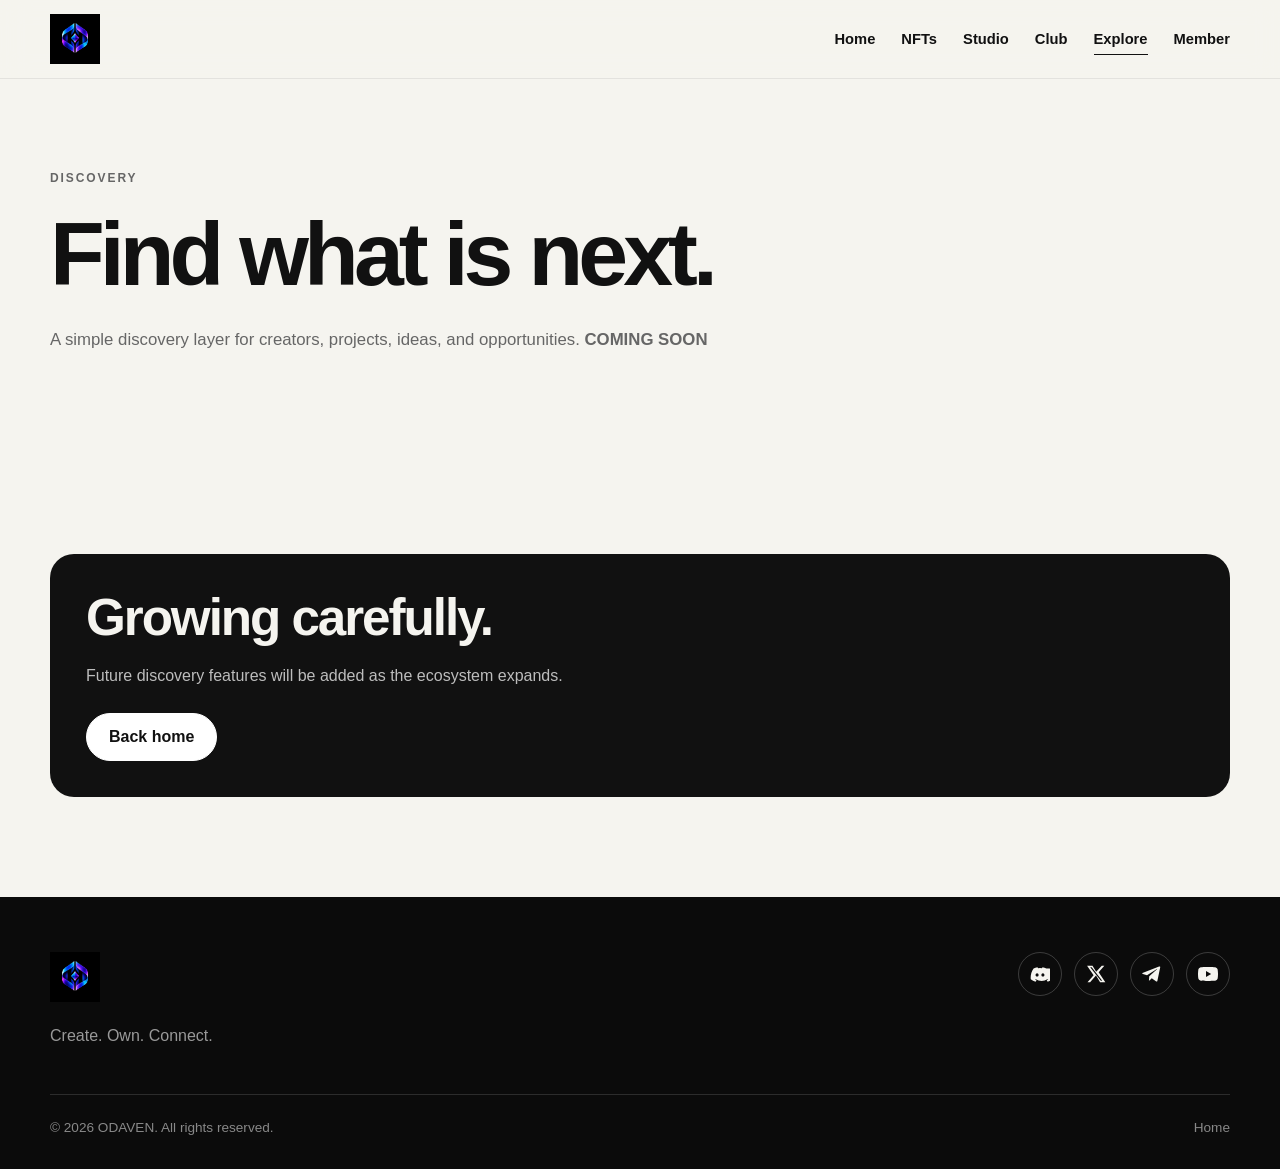
<file: explore.html>
<!doctype html>
<html lang="en">
  <head>
    <meta charset="utf-8" />
    <meta name="viewport" content="width=device-width, initial-scale=1" />

    <meta
      name="description"
      content="Discover creators, projects, ideas, and opportunities."
    />

    <title>Explore | ODAVEN</title>

    <link rel="stylesheet" href="style.css" />
    <script src="script.js" defer></script>
  </head>

  <body>
    <header class="site-header">
      <div class="header-inner">
        <a class="brand" href="index.html" aria-label="ODAVEN home">
          <img
            src="odaven-logo.png"
            alt="ODAVEN"
            width="132"
            height="42"
          />
        </a>

        <button
          class="menu-toggle"
          type="button"
          aria-controls="main-navigation"
          aria-expanded="false"
          aria-label="Open navigation menu"
        >
          <span aria-hidden="true"></span>
          <span aria-hidden="true"></span>
          <span aria-hidden="true"></span>
        </button>

        <nav
          class="main-nav"
          id="main-navigation"
          aria-label="Primary navigation"
        >
          <ul>
            <li><a href="index.html">Home</a></li>

            <li><a href="nfts.html">NFTs</a></li>

            <li><a href="nftgen.html">Studio</a></li>

            <li><a href="club.html">Club</a></li>

            <li>
              <a href="explore.html" aria-current="page"> Explore </a>
            </li>

            <li><a href="member.html">Member</a></li>
          </ul>
        </nav>
      </div>
    </header>

    <main>
      <section class="inner-hero">
        <div class="container">
          <p class="eyebrow">Discovery</p>

          <h1>Find what is next.</h1>

          <p class="lead">
            A simple discovery layer for creators, projects, ideas, and
            opportunities. <strong>COMING SOON</strong>
          </p>
        </div>
      </section>

      <section class="section">
        <div class="container">
          <div class="info-panel">
            <h2>Growing carefully.</h2>

            <p>
              Future discovery features will be added as the ecosystem expands.
            </p>

            <a class="button light" href="index.html"> Back home </a>
          </div>
        </div>
      </section>
    </main>

    <footer class="site-footer">
      <div class="container">
        <div class="footer-top">
          <div class="footer-brand">
            <a class="brand" href="index.html" aria-label="ODAVEN home">
              <img
                src="odaven-logo.png"
                alt="ODAVEN"
                width="132"
                height="42"
              />
            </a>

            <p>Create. Own. Connect.</p>
          </div>

          <div class="footer-socials">
  <!-- Discord -->
  <a
    href="https://discord.gg/bjGAtDsxe"
    target="_blank"
    rel="noopener noreferrer"
    aria-label=""
  >
    <svg viewBox="0 0 24 24" aria-hidden="true">
      <path fill="currentColor" d="M19.7 5.3A19 19 0 0 0 15 3.8l-.6 1.2a17 17 0 0 0-4.8 0L9 3.8a19 19 0 0 0-4.7 1.5C1.3 9.7.5 14 .9 18.3a19 19 0 0 0 5.8 2.9l1.2-2a12 12 0 0 1-1.9-.9l.5-.4a13.5 13.5 0 0 0 14.9 0l.5.4a12 12 0 0 1-1.9.9l1.2 2a19 19 0 0 0 5.8-2.9c.5-5-.8-9.3-3.3-13ZM8.5 15.1c-1 0-1.8-.9-1.8-2s.8-2 1.8-2 1.8.9 1.8 2-.8 2-1.8 2Zm7 0c-1 0-1.8-.9-1.8-2s.8-2 1.8-2 1.8.9 1.8 2-.8 2-1.8 2Z"/>
    </svg>
  </a>

  <!-- X -->
  <a
    href="https://x.com/odavenians"
    target="_blank"
    rel="noopener noreferrer"
    aria-label=""
  >
    <svg viewBox="0 0 24 24" aria-hidden="true">
      <path fill="currentColor" d="M18.9 2H22l-6.8 7.8L23.2 22h-6.3L12 13.9 4.9 22H1.8l7.3-8.4L1.3 2h6.5l4.4 7.3L18.9 2Zm-1.1 18h1.7L6.8 3.9H5L17.8 20Z"/>
    </svg>
  </a>

  <!-- Telegram -->
  <a
    href="https://telegram.org/odavenians"
    target="_blank"
    rel="noopener noreferrer"
    aria-label=""
  >
    <svg viewBox="0 0 24 24" aria-hidden="true">
      <path fill="currentColor" d="M21.8 4.2 18.5 20c-.2 1.1-.9 1.3-1.8.8l-5-3.7-2.4 2.3c-.3.3-.5.5-1 .5l.4-5.1 9.3-8.4c.4-.4-.1-.6-.6-.2L6 13.5l-4.9-1.5c-1.1-.3-1.1-1 .2-1.5L20.5 3c.9-.3 1.7.2 1.3 1.2Z"/>
    </svg>
  </a>

  <!-- YouTube -->
  <a
    href="YOUR-YOUTUBE-LINK"
    target="_blank"
    rel="noopener noreferrer"
    aria-label=""
  >
    <svg viewBox="0 0 24 24" aria-hidden="true">
      <path fill="currentColor" d="M23.5 6.2a3 3 0 0 0-2.1-2.1C19.5 3.6 12 3.6 12 3.6s-7.5 0-9.4.5A3 3 0 0 0 .5 6.2 31 31 0 0 0 0 12a31 31 0 0 0 .5 5.8 3 3 0 0 0 2.1 2.1c1.9.5 9.4.5 9.4.5s7.5 0 9.4-.5a3 3 0 0 0 2.1-2.1A31 31 0 0 0 24 12a31 31 0 0 0-.5-5.8ZM9.6 15.5v-7l6.2 3.5-6.2 3.5Z"/>
    </svg>
  </a>
          </div>
        </div>

        <div class="footer-bottom">
          <span> © 2026 ODAVEN. All rights reserved. </span>

          <a href="index.html"> Home </a>
        </div>
      </div>
    </footer>
  </body>
  </html>
</file>
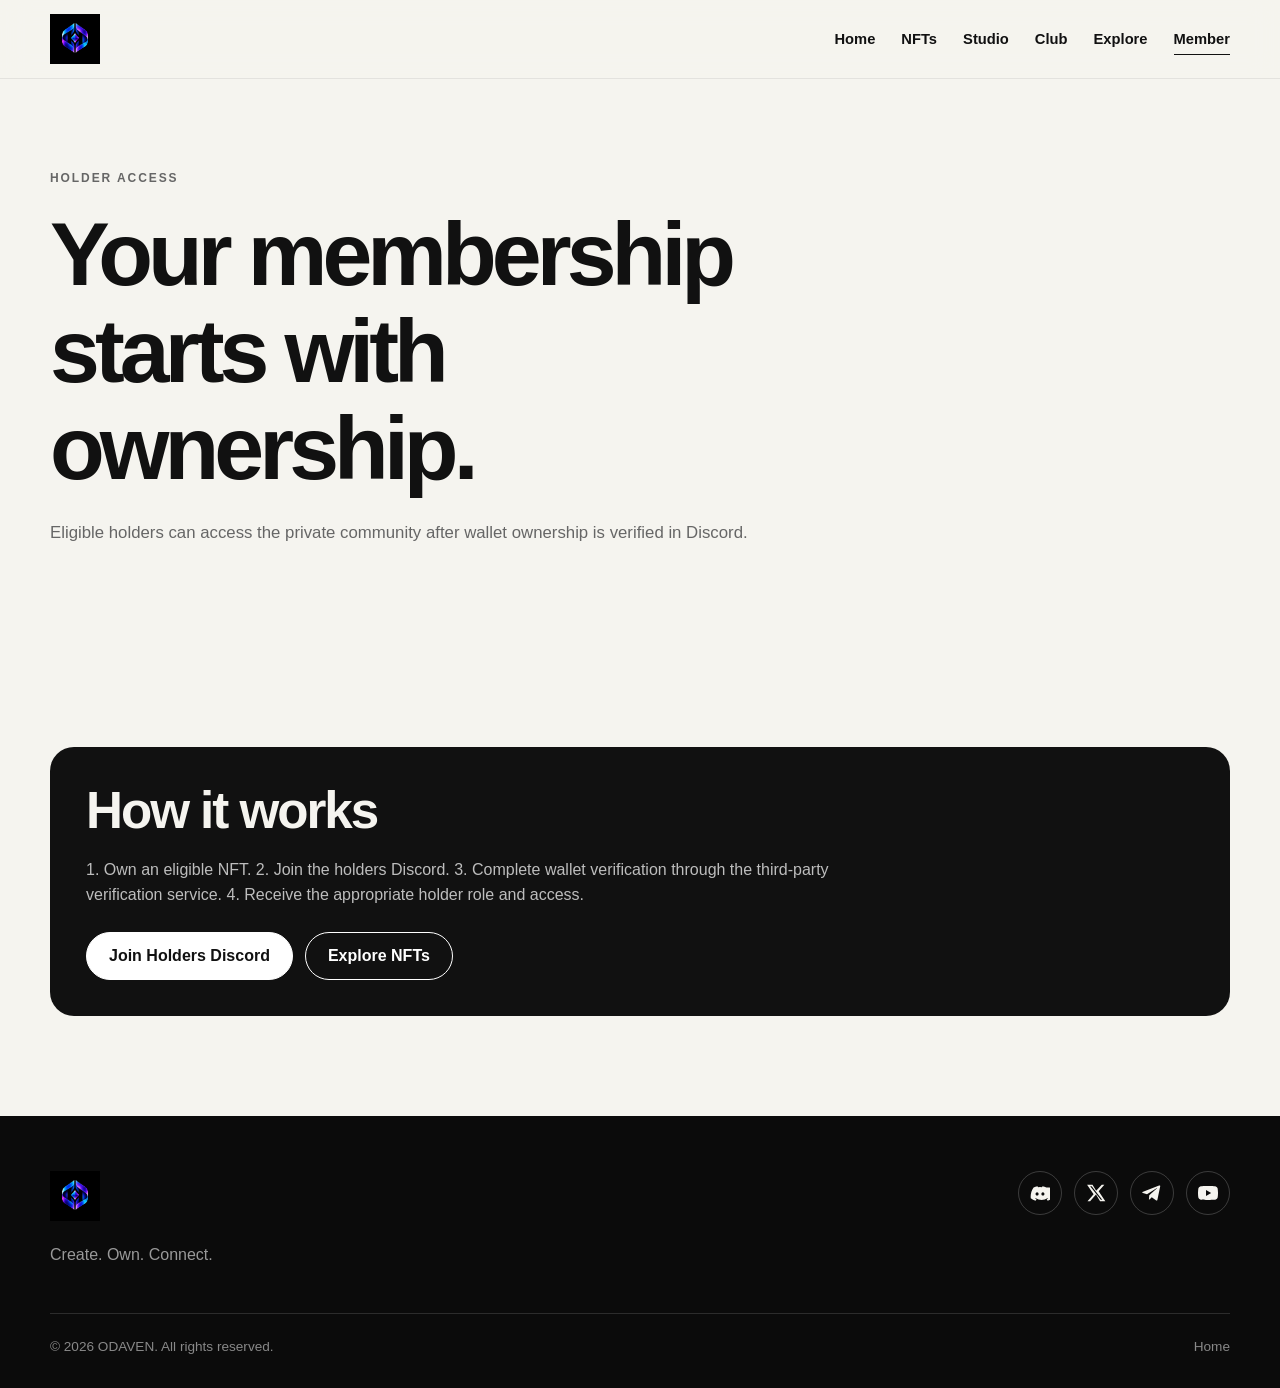
<file: member.html>
<!doctype html>
<html lang="en">
  <head>
    <meta charset="utf-8" />
    <meta name="viewport" content="width=device-width, initial-scale=1" />

    <meta
      name="description"
      content="Access the private holder community after wallet ownership verification."
    />

    <title>Member | ODAVEN</title>

    <link rel="stylesheet" href="style.css" />
    <script src="script.js" defer></script>
  </head>

  <body>
    <header class="site-header">
      <div class="header-inner">
        <a class="brand" href="index.html" aria-label="ODAVEN home">
          <img src="odaven-logo.png" alt="ODAVEN" width="132" height="42" />
        </a>

        <button
          class="menu-toggle"
          type="button"
          aria-controls="main-navigation"
          aria-expanded="false"
          aria-label="Open navigation menu"
        >
          <span aria-hidden="true"></span>
          <span aria-hidden="true"></span>
          <span aria-hidden="true"></span>
        </button>

        <nav
          class="main-nav"
          id="main-navigation"
          aria-label="Primary navigation"
        >
          <ul>
            <li><a href="index.html">Home</a></li>

            <li><a href="nfts.html">NFTs</a></li>

            <li><a href="nftgen.html">Studio</a></li>

            <li><a href="club.html">Club</a></li>

            <li><a href="explore.html">Explore</a></li>

            <li>
              <a href="member.html" aria-current="page"> Member </a>
            </li>
          </ul>
        </nav>
      </div>
    </header>

    <main>
      <section class="inner-hero">
        <div class="container">
          <p class="eyebrow">Holder access</p>

          <h1>Your membership starts with ownership.</h1>

          <p class="lead">
            Eligible holders can access the private community after wallet
            ownership is verified in Discord.
          </p>
        </div>
      </section>

      <section class="section">
        <div class="container">
          <div class="info-panel">
            <h2>How it works</h2>

            <p>
              1. Own an eligible NFT. 2. Join the holders Discord. 3. Complete
              wallet verification through the third-party verification service.
              4. Receive the appropriate holder role and access.
            </p>

            <div class="button-row">
              <a
                class="button light"
                href="https://discord.gg/bjGAtDsxe"
                target="_blank"
                rel="noopener noreferrer"
              >
                Join Holders Discord
              </a>

              <a class="button light secondary" href="nfts.html">
                Explore NFTs
              </a>
            </div>
          </div>
        </div>
      </section>
    </main>

    <footer class="site-footer">
      <div class="container">
        <div class="footer-top">
          <div class="footer-brand">
            <a class="brand" href="index.html" aria-label="ODAVEN home">
              <img src="odaven-logo.png" alt="ODAVEN" width="132" height="42" />
            </a>

            <p>Create. Own. Connect.</p>
          </div>

    <div class="footer-socials">
  <!-- Discord -->
  <a
    href="https://discord.gg/bjGAtDsxe"
    target="_blank"
    rel="noopener noreferrer"
    aria-label=""
  >
    <svg viewBox="0 0 24 24" aria-hidden="true">
      <path fill="currentColor" d="M19.7 5.3A19 19 0 0 0 15 3.8l-.6 1.2a17 17 0 0 0-4.8 0L9 3.8a19 19 0 0 0-4.7 1.5C1.3 9.7.5 14 .9 18.3a19 19 0 0 0 5.8 2.9l1.2-2a12 12 0 0 1-1.9-.9l.5-.4a13.5 13.5 0 0 0 14.9 0l.5.4a12 12 0 0 1-1.9.9l1.2 2a19 19 0 0 0 5.8-2.9c.5-5-.8-9.3-3.3-13ZM8.5 15.1c-1 0-1.8-.9-1.8-2s.8-2 1.8-2 1.8.9 1.8 2-.8 2-1.8 2Zm7 0c-1 0-1.8-.9-1.8-2s.8-2 1.8-2 1.8.9 1.8 2-.8 2-1.8 2Z"/>
    </svg>
  </a>

  <!-- X -->
  <a
    href="https://x.com/odavenians"
    target="_blank"
    rel="noopener noreferrer"
    aria-label=""
  >
    <svg viewBox="0 0 24 24" aria-hidden="true">
      <path fill="currentColor" d="M18.9 2H22l-6.8 7.8L23.2 22h-6.3L12 13.9 4.9 22H1.8l7.3-8.4L1.3 2h6.5l4.4 7.3L18.9 2Zm-1.1 18h1.7L6.8 3.9H5L17.8 20Z"/>
    </svg>
  </a>

  <!-- Telegram -->
  <a
    href="https://telegram.org/odavenians"
    target="_blank"
    rel="noopener noreferrer"
    aria-label=""
  >
    <svg viewBox="0 0 24 24" aria-hidden="true">
      <path fill="currentColor" d="M21.8 4.2 18.5 20c-.2 1.1-.9 1.3-1.8.8l-5-3.7-2.4 2.3c-.3.3-.5.5-1 .5l.4-5.1 9.3-8.4c.4-.4-.1-.6-.6-.2L6 13.5l-4.9-1.5c-1.1-.3-1.1-1 .2-1.5L20.5 3c.9-.3 1.7.2 1.3 1.2Z"/>
    </svg>
  </a>

  <!-- YouTube -->
  <a
    href="YOUR-YOUTUBE-LINK"
    target="_blank"
    rel="noopener noreferrer"
    aria-label=""
  >
    <svg viewBox="0 0 24 24" aria-hidden="true">
      <path fill="currentColor" d="M23.5 6.2a3 3 0 0 0-2.1-2.1C19.5 3.6 12 3.6 12 3.6s-7.5 0-9.4.5A3 3 0 0 0 .5 6.2 31 31 0 0 0 0 12a31 31 0 0 0 .5 5.8 3 3 0 0 0 2.1 2.1c1.9.5 9.4.5 9.4.5s7.5 0 9.4-.5a3 3 0 0 0 2.1-2.1A31 31 0 0 0 24 12a31 31 0 0 0-.5-5.8ZM9.6 15.5v-7l6.2 3.5-6.2 3.5Z"/>
    </svg>
  </a>
    </div>
        </div>

        <div class="footer-bottom">
          <span> © 2026 ODAVEN. All rights reserved. </span>

          <a href="index.html"> Home </a>
        </div>
      </div>
    </footer>
  </body>
                </html>
</file>
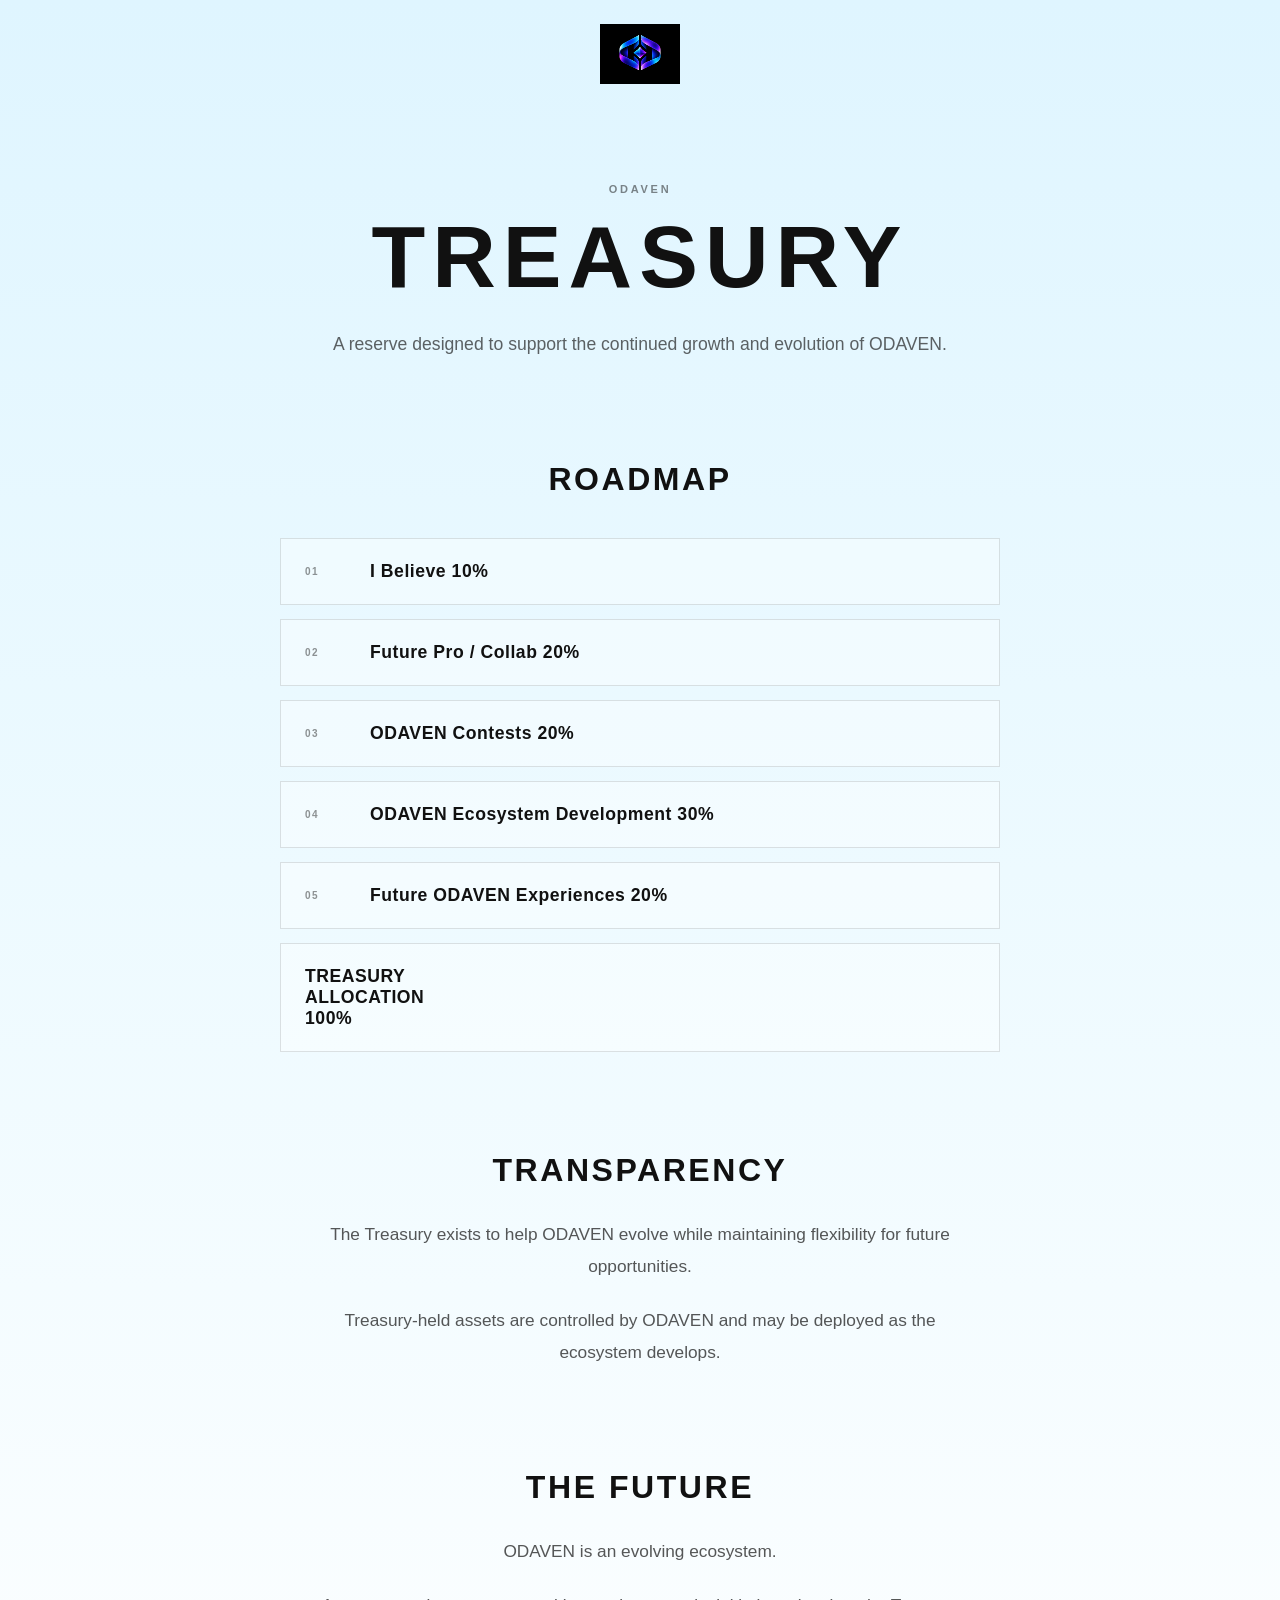
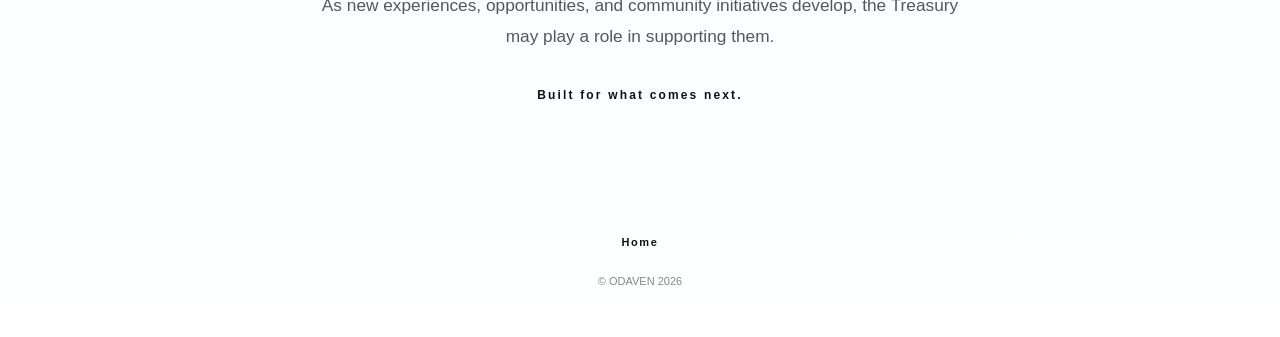
<file: treasury.html>
<!doctype html>

<html lang="en">
  <head>
    <meta charset="UTF-8" />

    <meta name="viewport" content="width=device-width, initial-scale=1.0" />

    <meta
      name="description"
      content="ODAVEN Treasury — A reserve supporting the continued growth and evolution of the ODAVEN ecosystem."
    />

    <meta name="theme-color" content="#dff5ff" />

    <title>TREASURY — ODAVEN</title>

    <link rel="icon" href="odaven-logo.png" />

    <link rel="stylesheet" href="treasury.css" />

    <!-- Google AdSense: Add approved code here -->
    <script
      async
      src="https://pagead2.googlesyndication.com/pagead/js/adsbygoogle.js?client=ca-pub-3923660938499775"
      crossorigin="anonymous"
    ></script>
  </head>

  <body>
    <header class="treasury-header">
     
  <img src="odaven-logo.png" alt="ODAVEN" width="80" height="60" />

      
      </a>
    </header>

    <main>
      <section class="treasury-hero">
        <p class="treasury-label">ODAVEN</p>

        <h1>TREASURY</h1>

        <p>
          A reserve designed to support the continued growth and evolution of
          ODAVEN.
        </p>
      </section>

      <!-- =================================================
         TREASURY ROADMAP
         ================================================= -->

      <section class="treasury-section">
        <h2>ROADMAP</h2>

        <div class="treasury-roadmap">
          <div class="treasury-item">
            <span>01</span>
            <h3>I Believe 10%</h3>
          </div>

          <div class="treasury-item">
            <span>02</span>
            <h3>Future Pro / Collab 20%</h3>
          </div>

          <div class="treasury-item">
            <span>03</span>
            <h3>ODAVEN Contests 20%</h3>
          </div>

          <div class="treasury-item">
            <span>04</span>
            <h3>ODAVEN Ecosystem Development 30%</h3>
          </div>

          <div class="treasury-item">
            <span>05</span>
            <h3>Future ODAVEN Experiences 20%</h3>
          </div>

          <div class="treasury-item">
            <h3>TREASURY ALLOCATION 100%</h3>
          </div>
        </div>
      </section>

      <!-- =================================================
         TRANSPARENCY
         ================================================= -->

      <section class="treasury-section">
        <h2>TRANSPARENCY</h2>

        <p>
          The Treasury exists to help ODAVEN evolve while maintaining
          flexibility for future opportunities.
        </p>

        <p>
          Treasury-held assets are controlled by ODAVEN and may be deployed as
          the ecosystem develops.
        </p>
      </section>

      <!-- =================================================
         FUTURE
         ================================================= -->

      <section class="treasury-section treasury-future">
        <h2>THE FUTURE</h2>

        <p>ODAVEN is an evolving ecosystem.</p>

        <p>
          As new experiences, opportunities, and community initiatives develop,
          the Treasury may play a role in supporting them.
        </p>

        <strong> Built for what comes next. </strong>
      </section>
    </main>

    <footer>
      <a href="index.html" class="back-link"> Home </a>

      <p>© ODAVEN 2026</p>
    </footer>
  </body>
</html>
</file>
<file: style.css>
:root {
  --bg: #f5f4ef;
  --surface: #ffffff;
  --text: #111111;
  --muted: #666666;
  --line: #deddd7;
  --dark: #111111;
  --dark-2: #1b1b1b;
  --dark-text: #f5f4ef;
  --max: 1180px;
  --radius: 18px;
  --header-height: 78px;
}

*,
*::before,
*::after {
  box-sizing: border-box;
}

html {
  scroll-behavior: smooth;
}

body {
  margin: 0;
  min-width: 320px;
  background: var(--bg);
  color: var(--text);
  font-family: Arial, Helvetica, sans-serif;
  line-height: 1.6;
}

img {
  display: block;
  max-width: 100%;
  height: auto;
}

a {
  color: inherit;
}

button {
  font: inherit;
}

button,
a {
  -webkit-tap-highlight-color: transparent;
}

/* HEADER */

.site-header {
  position: sticky;
  top: 0;
  z-index: 1000;
  min-height: var(--header-height);
  border-bottom: 1px solid rgba(17, 17, 17, 0.08);
  background: rgba(245, 244, 239, 0.94);
  backdrop-filter: blur(14px);
}

.header-inner {
  width: min(calc(100% - 40px), var(--max));
  min-height: var(--header-height);
  margin: 0 auto;
  display: flex;
  align-items: center;
  justify-content: space-between;
  gap: 24px;
}

.brand {
  display: inline-flex;
  align-items: center;
  text-decoration: none;
  font-weight: 800;
  letter-spacing: 0.12em;
}

.brand img {
  width: 50px;
  height: auto;
}

/* NAVIGATION */

.main-nav ul {
  display: flex;
  align-items: center;
  gap: 26px;
  margin: 0;
  padding: 0;
  list-style: none;
}

.main-nav a {
  position: relative;
  padding: 8px 0;
  text-decoration: none;
  color: var(--text);
  font-size: 0.92rem;
  font-weight: 600;
}

.main-nav a::after {
  content: "";
  position: absolute;
  right: 0;
  bottom: 0;
  left: 0;
  height: 1px;
  transform: scaleX(0);
  transform-origin: right;
  background: currentColor;
  transition: transform 180ms ease;
}

.main-nav a:hover::after,
.main-nav a:focus-visible::after,
.main-nav a[aria-current="page"]::after {
  transform: scaleX(1);
  transform-origin: left;
}

/* HAMBURGER */

.menu-toggle {
  display: none;
  width: 46px;
  height: 46px;
  padding: 0;
  border: 1px solid var(--line);
  border-radius: 50%;
  background: transparent;
  color: var(--text);
  cursor: pointer;
}

.menu-toggle span {
  display: block;
  width: 20px;
  height: 2px;
  margin: 4px auto;
  background: currentColor;
  transition:
    transform 180ms ease,
    opacity 180ms ease;
}

.menu-toggle[aria-expanded="true"] span:nth-child(1) {
  transform: translateY(6px) rotate(45deg);
}

.menu-toggle[aria-expanded="true"] span:nth-child(2) {
  opacity: 0;
}

.menu-toggle[aria-expanded="true"] span:nth-child(3) {
  transform: translateY(-6px) rotate(-45deg);
}

/* GENERAL */

.container {
  width: min(calc(100% - 40px), var(--max));
  margin: 0 auto;
}

.section {
  padding: 100px 0;
}

.hero {
  padding: 96px 0 110px;
}

.hero-grid {
  display: grid;
  grid-template-columns: 1.05fr 0.95fr;
  align-items: center;
  gap: 64px;
}

.eyebrow {
  margin: 0 0 18px;
  color: var(--muted);
  font-size: 0.75rem;
  font-weight: 800;
  letter-spacing: 0.16em;
  text-transform: uppercase;
}

h1,
h2,
h3 {
  margin-top: 0;
  line-height: 1.08;
}

h1 {
  max-width: 760px;
  margin-bottom: 24px;
  font-size: clamp(2.8rem, 7vw, 5.8rem);
  letter-spacing: -0.055em;
}

h2 {
  margin-bottom: 18px;
  font-size: clamp(2rem, 4vw, 3.5rem);
  letter-spacing: -0.04em;
}

h3 {
  margin-bottom: 12px;
  font-size: 1.35rem;
}

.lead {
  max-width: 650px;
  margin: 0 0 30px;
  color: var(--muted);
  font-size: 1.05rem;
}

/* BUTTONS */

.button-row {
  display: flex;
  flex-wrap: wrap;
  gap: 12px;
}

.button {
  display: inline-flex;
  min-height: 48px;
  align-items: center;
  justify-content: center;
  padding: 0 22px;
  border: 1px solid var(--text);
  border-radius: 999px;
  background: var(--text);
  color: #ffffff;
  text-decoration: none;
  font-weight: 700;
  transition:
    transform 160ms ease,
    background 160ms ease,
    color 160ms ease;
}

.button:hover,
.button:focus-visible {
  transform: translateY(-2px);
}

.button.secondary {
  background: transparent;
  color: var(--text);
}

.button.light {
  border-color: #ffffff;
  background: #ffffff;
  color: #111111;
}

.button.light.secondary {
  background: transparent;
  color: #ffffff;
}

/* HERO IMAGE */

.hero-media {
  overflow: hidden;
  min-height: 480px;
  border-radius: 28px;
  background: #e7e5dd;
}

.hero-media img {
  width: 100%;
  height: 100%;
  min-height: 480px;
  object-fit: cover;
}

/* SECTION HEADER */

.section-header {
  max-width: 760px;
  margin-bottom: 42px;
}

.section-header p:last-child {
  margin-bottom: 0;
  color: var(--muted);
}

/* NFT MARQUEE */

.nft-marquee {
  width: 100%;
  overflow: hidden;
  padding: 10px 0 26px;
}

.nft-track {
  display: flex;
  width: max-content;
  gap: 20px;
  animation: nft-scroll 38s linear infinite;
}

.nft-card {
  flex: 0 0 230px;
  overflow: hidden;
  border: 1px solid var(--line);
  border-radius: var(--radius);
  background: var(--surface);
  text-decoration: none;
  transition:
    transform 180ms ease,
    box-shadow 180ms ease;
}

.nft-card:hover,
.nft-card:focus-visible {
  transform: translateY(-4px);
  box-shadow: 0 12px 30px rgba(0, 0, 0, 0.08);
}

.nft-card img {
  width: 230px;
  aspect-ratio: 1;
  object-fit: cover;
}

.nft-card span {
  display: block;
  padding: 13px 15px;
  font-weight: 700;
}

@keyframes nft-scroll {
  from {
    transform: translateX(0);
  }

  to {
    transform: translateX(calc(-50% - 10px));
  }
}

/* DARK SECTIONS */

.dark-section {
  background: var(--dark);
  color: var(--dark-text);
}

.dark-section .eyebrow,
.dark-section .muted {
  color: #aaaaaa;
}

/* FEATURES */

.feature-grid {
  display: grid;
  grid-template-columns: repeat(3, 1fr);
  gap: 18px;
}

.feature-card {
  min-height: 260px;
  padding: 30px;
  border: 1px solid #343434;
  border-radius: var(--radius);
  background: var(--dark-2);
}

.feature-card p {
  margin: 0 0 18px;
  color: #bdbdbd;
}

.feature-card a {
  color: #ffffff;
}

/* MEMBER */

.member-box {
  display: grid;
  grid-template-columns: 1fr auto;
  align-items: center;
  gap: 30px;
  padding: 42px;
  border: 1px solid var(--line);
  border-radius: 24px;
  background: var(--surface);
}

.member-box p {
  max-width: 720px;
  margin-bottom: 0;
  color: var(--muted);
}

/* STATEMENT */

.statement {
  text-align: center;
}

.statement p {
  max-width: 650px;
  margin: 0 auto;
  color: #bdbdbd;
}

/* INNER PAGES */

.inner-hero {
  padding: 90px 0 70px;
}

.inner-hero .lead {
  max-width: 720px;
}

/* COLLECTION */

.collection-grid {
  display: grid;
  grid-template-columns: repeat(3, 1fr);
  gap: 20px;
}

.collection-card {
  overflow: hidden;
  border: 1px solid var(--line);
  border-radius: var(--radius);
  background: var(--surface);
  text-decoration: none;
}

.collection-card img {
  width: 100%;
  aspect-ratio: 1;
  object-fit: cover;
}

.collection-card div {
  padding: 16px;
}

.collection-card strong {
  display: block;
  margin-bottom: 3px;
}

.collection-card small {
  color: var(--muted);
}

/* INFORMATION PANEL */

.info-panel {
  padding: 36px;
  border-radius: 24px;
  background: var(--dark);
  color: var(--dark-text);
}

.info-panel p {
  max-width: 760px;
  margin-bottom: 24px;
  color: #bdbdbd;
}

/* FOOTER */

.site-footer {
  padding: 55px 0 30px;
  background: #0b0b0b;
  color: #ffffff;
}

.footer-top {
  display: flex;
  align-items: flex-start;
  justify-content: space-between;
  gap: 40px;
}

.footer-brand {
  max-width: 420px;
}

.footer-brand p {
  margin: 14px 0 0;
  color: #999999;
}

/* SOCIAL ICONS */

.footer-socials {
  display: flex;
  gap: 10px;
}

.footer-socials a {
  display: inline-flex;
  width: 42px;
  height: 42px;
  align-items: center;
  justify-content: center;
  border: 1px solid #383838;
  border-radius: 50%;
  color: #ffffff;
  text-decoration: none;
  font-size: 0;
}

.footer-socials a::before {
  font-size: 0.85rem;
  font-weight: 700;
}

.footer-socials a[aria-label="Discord"]::before {
  content: "D";
}

.footer-socials a[aria-label="X"]::before {
  content: "X";
}

.footer-socials a[aria-label="Telegram"]::before {
  content: "T";
}

.footer-socials a[aria-label="YouTube"]::before {
  content: "▶";
}

/* FOOTER BOTTOM */

.footer-bottom {
  display: flex;
  justify-content: space-between;
  gap: 20px;
  margin-top: 45px;
  padding-top: 22px;
  border-top: 1px solid #2c2c2c;
  color: #888888;
  font-size: 0.85rem;
}

.footer-bottom a {
  color: inherit;
  text-decoration: none;
}

/* ACCESSIBILITY */

:focus-visible {
  outline: 3px solid currentColor;
  outline-offset: 4px;
}

/* TABLET */

@media (max-width: 900px) {
  .menu-toggle {
    display: block;
  }

  .main-nav {
    position: absolute;
    top: calc(100% + 1px);
    right: 0;
    left: 0;
    display: none;
    border-bottom: 1px solid var(--line);
    background: rgba(245, 244, 239, 0.98);
    box-shadow: 0 18px 30px rgba(0, 0, 0, 0.06);
  }

  .main-nav.is-open {
    display: block;
  }

  .main-nav ul {
    width: min(calc(100% - 40px), var(--max));
    margin: 0 auto;
    padding: 12px 0 18px;
    flex-direction: column;
    align-items: stretch;
    gap: 0;
  }

  .main-nav li {
    border-bottom: 1px solid var(--line);
  }

  .main-nav li:last-child {
    border-bottom: 0;
  }

  .main-nav a {
    display: block;
    padding: 15px 4px;
  }

  .main-nav a::after {
    display: none;
  }

  .hero-grid {
    grid-template-columns: 1fr;
  }

  .hero-media,
  .hero-media img {
    min-height: 420px;
  }

  .feature-grid {
    grid-template-columns: 1fr;
  }

  .member-box {
    grid-template-columns: 1fr;
  }

  .collection-grid {
    grid-template-columns: repeat(2, 1fr);
  }

  .footer-top {
    flex-direction: column;
  }
}

/* MOBILE */

@media (max-width: 600px) {
  :root {
    --header-height: 68px;
  }

  .container,
  .header-inner {
    width: min(calc(100% - 28px), var(--max));
  }

  .section {
    padding: 72px 0;
  }

  .hero {
    padding: 70px 0 80px;
  }

  .inner-hero {
    padding: 65px 0 50px;
  }

  h1 {
    font-size: clamp(2.5rem, 13vw, 4rem);
  }

  .lead {
    font-size: 1rem;
  }

  .hero-media,
  .hero-media img {
    min-height: 330px;
  }

  .nft-card {
    flex-basis: 190px;
  }

  .nft-card img {
    width: 190px;
  }

  .collection-grid {
    grid-template-columns: 1fr;
  }

  .member-box,
  .info-panel {
    padding: 26px;
  }

  .footer-bottom {
    flex-direction: column;
  }

  .button {
    width: 100%;
  }
}

/* REDUCED MOTION */

@media (prefers-reduced-motion: reduce) {
  html {
    scroll-behavior: auto;
  }

  .nft-track {
    animation: none;
  }

  .button,
  .nft-card,
  .menu-toggle span {
    transition: none;
  }
}
/* Footer social media icons */
.footer-socials {
  display: flex;
  align-items: center;
  justify-content: center;
  gap: 12px;
}

.footer-socials a {
  display: inline-flex;
  align-items: center;
  justify-content: center;
  width: 44px;
  height: 44px;
  border: 1px solid rgba(255, 255, 255, 0.2);
  border-radius: 50%;
  color: var(--dark-text);
  text-decoration: none;
  transition:
    background-color 180ms ease,
    border-color 180ms ease,
    transform 180ms ease;
}

.footer-socials a svg {
  display: block;
  width: 20px;
  height: 20px;
  fill: currentColor;
}

.footer-socials a:hover {
  background-color: rgba(255, 255, 255, 0.1);
  border-color: rgba(255, 255, 255, 0.6);
  transform: translateY(-2px);
}

.footer-socials a:focus-visible {
  outline: 2px solid currentColor;
  outline-offset: 4px;
}

@media (max-width: 600px) {
  .footer-socials {
    gap: 10px;
  }

  .footer-socials a {
    width: 42px;
    height: 42px;
  }

  .footer-socials a svg {
    width: 19px;
    height: 19px;
  }
}

@media (prefers-reduced-motion: reduce) {
  .footer-socials a {
    transition: none;
  }

  .footer-socials a:hover {
    transform: none;
  }
  }
.opensea-section {
  text-align: center;
  padding: 50px 20px;
}

.opensea-section h2 {
  font-size: 2rem;
  margin-bottom: 12px;
}

.opensea-section p {
  margin-bottom: 22px;
}

.opensea-button {
  display: inline-block;
  padding: 14px 28px;
  background: #111;
  color: #fff;
  text-decoration: none;
  border-radius: 8px;
  font-weight: 600;
  transition: opacity 0.2s ease;
}

.opensea-button:hover {
  opacity: 0.8;
}

.opensea-note {
  font-size: 0.85rem;
  margin-top: 18px;
}
</file>
<file: treasury.css>
/* =========================================================
   ODAVEN — TREASURY
   ========================================================= */

* {
  box-sizing: border-box;
}

html {
  scroll-behavior: smooth;
}

body {
  margin: 0;
  min-height: 100vh;

  background: linear-gradient(180deg, #dff5ff 0%, #edfaff 45%, #ffffff 100%);

  color: #111;

  font-family: Arial, Helvetica, sans-serif;

  -webkit-font-smoothing: antialiased;
}

/* =========================================================
   HEADER
   ========================================================= */

.treasury-header {
  width: 100%;

  padding: 24px 5vw;

  display: flex;
  justify-content: center;
  align-items: center;
}

.treasury-logo {
  display: inline-flex;
  align-items: center;

  gap: 8px;

  color: #111;

  text-decoration: none;

  font-size: 15px;

  font-weight: 700;

  letter-spacing: 0.18em;
}

/* LOGO SIZE */
.treasury-logo img {
  width: 24px;
  height: 24px;

  display: block;

  object-fit: contain;
}

/* =========================================================
   MAIN
   ========================================================= */

main {
  width: min(900px, 92%);

  margin: 0 auto 100px;
}

/* =========================================================
   HERO
   ========================================================= */

.treasury-hero {
  width: min(760px, 100%);

  margin: 75px auto 100px;

  text-align: center;
}

.treasury-label {
  margin: 0 0 18px;

  font-size: 11px;

  font-weight: 700;

  letter-spacing: 0.25em;

  opacity: 0.5;
}

.treasury-hero h1 {
  margin: 0;

  font-size: clamp(2.8rem, 8vw, 5.5rem);

  line-height: 1;

  letter-spacing: 0.08em;
}

.treasury-hero > p:last-child {
  width: min(620px, 100%);

  margin: 28px auto 0;

  font-size: clamp(0.95rem, 2vw, 1.1rem);

  line-height: 1.8;

  opacity: 0.65;
}

/* =========================================================
   SECTIONS
   ========================================================= */

.treasury-section {
  width: min(720px, 100%);

  margin: 0 auto 100px;

  text-align: center;
}

.treasury-section h2 {
  margin: 0 0 30px;

  font-size: clamp(1.3rem, 3vw, 2rem);

  letter-spacing: 0.08em;
}

.treasury-section > p {
  max-width: 650px;

  margin: 0 auto 22px;

  font-size: clamp(0.95rem, 2vw, 1.08rem);

  line-height: 1.85;

  opacity: 0.7;
}

/* =========================================================
   TREASURY ROADMAP
   ========================================================= */

.treasury-roadmap {
  display: grid;

  gap: 14px;

  margin-top: 40px;
}

.treasury-item {
  display: grid;

  grid-template-columns: 50px 1fr;

  align-items: center;

  gap: 15px;

  padding: 22px 24px;

  border: 1px solid rgba(17, 17, 17, 0.12);

  background: rgba(255, 255, 255, 0.35);

  text-align: left;
}

.treasury-item span {
  font-size: 10px;

  font-weight: 700;

  letter-spacing: 0.15em;

  opacity: 0.45;
}

.treasury-item h3 {
  margin: 0;

  font-size: clamp(0.95rem, 2vw, 1.1rem);

  font-weight: 600;

  letter-spacing: 0.03em;
}

/* =========================================================
   FUTURE
   ========================================================= */

.treasury-future strong {
  display: block;

  margin-top: 35px;

  font-size: 12px;

  font-weight: 700;

  letter-spacing: 0.18em;
}

/* =========================================================
   FOOTER
   ========================================================= */

footer {
  width: 100%;

  padding: 30px 20px 50px;

  text-align: center;
}

.back-link {
  color: #111;

  text-decoration: none;

  font-size: 11px;

  font-weight: 700;

  letter-spacing: 0.15em;

  transition: opacity 0.2s ease;
}

.back-link:hover {
  opacity: 0.5;
}

footer p {
  margin: 25px 0 0;

  font-size: 11px;

  opacity: 0.5;
}

/* =========================================================
   TABLET
   ========================================================= */

@media (max-width: 700px) {
  .treasury-header {
    padding: 20px;
  }

  main {
    width: 94%;
  }

  .treasury-hero {
    margin: 55px auto 75px;
  }

  .treasury-section {
    margin-bottom: 75px;
  }

  .treasury-logo img {
    width: 22px;
    height: 22px;
  }
}

/* =========================================================
   MOBILE
   ========================================================= */

@media (max-width: 480px) {
  main {
    width: 92%;
  }

  .treasury-hero {
    margin: 45px auto 60px;
  }

  .treasury-hero h1 {
    font-size: 2.8rem;
  }

  .treasury-section {
    margin-bottom: 65px;
  }

  .treasury-item {
    grid-template-columns: 38px 1fr;

    padding: 20px;
  }

  .treasury-logo img {
    width: 20px;
    height: 20px;
  }
}

/* =========================================================
   REDUCED MOTION
   ========================================================= */

@media (prefers-reduced-motion: reduce) {
  html {
    scroll-behavior: auto;
  }

  .back-link {
    transition: none;
  }
}
.logo {
  width: 20px !important;
  height: 20px !important;
  object-fit: contain;
  }
</file>
